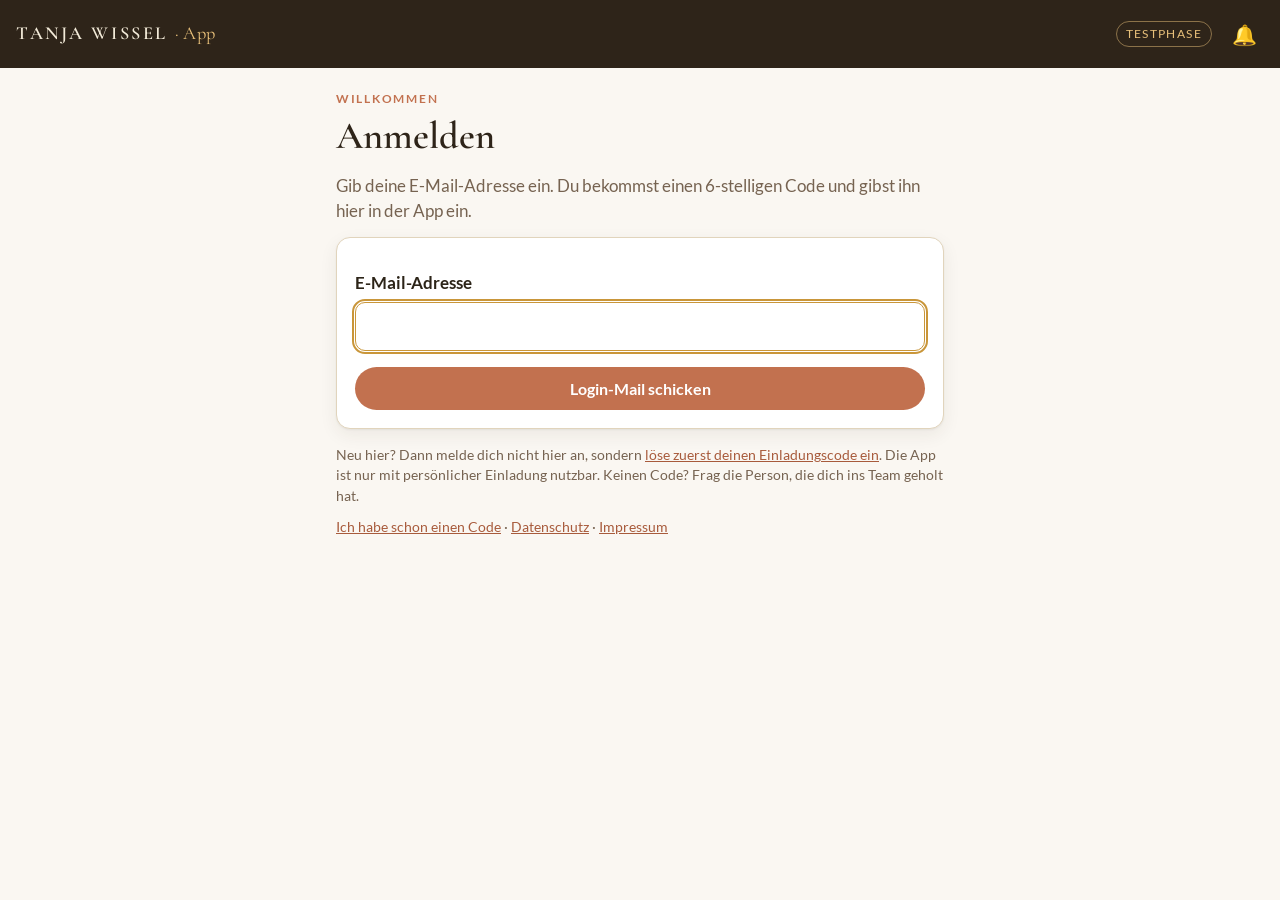
<file: index.html>
<!doctype html>
<html lang="de">
<head>
  <meta charset="utf-8">
  <meta name="viewport" content="width=device-width, initial-scale=1, viewport-fit=cover">
  <meta name="robots" content="noindex, nofollow">
  <meta name="theme-color" content="#2E2419">
  <title>Tanja Wissel · App</title>
  <!-- Echtes Logo als Favicon: Android-Browser ohne App-Installation (z. B. Samsung Internet, Firefox) nehmen es für den Startbildschirm -->
  <link rel="icon" type="image/png" sizes="32x32" href="icons/favicon-32.png">
  <link rel="icon" type="image/png" sizes="192x192" href="icons/icon-192.png">
  <link rel="manifest" href="manifest.webmanifest">
  <link rel="apple-touch-icon" sizes="180x180" href="icons/apple-touch-icon.png">
  <meta name="apple-mobile-web-app-capable" content="yes">
  <meta name="mobile-web-app-capable" content="yes">
  <meta name="apple-mobile-web-app-title" content="Tanja Wissel">
  <meta name="apple-mobile-web-app-status-bar-style" content="black-translucent">
  <link rel="stylesheet" href="fonts/fonts.css">
  <link rel="stylesheet" href="app/styles.css?v=12">
</head>
<body>
  <header class="topbar">
    <div class="brand">TANJA WISSEL <span>· App</span></div>
    <div class="topbar-rechts">
      <span class="proto-badge">Testphase</span>
      <a class="glocke" id="glocke" href="#/nachrichten" aria-label="Nachrichten" hidden><span aria-hidden="true">🔔</span><span class="glocke-zahl" id="glocke-zahl" hidden>0</span></a>
    </div>
  </header>
  <main class="wrap" id="app" aria-live="polite">
    <p class="muted">Einen Moment …</p>
  </main>
  <nav class="tabbar" id="tabbar" aria-label="Hauptnavigation" hidden>
    <a href="#/heute" data-tab="heute"><span aria-hidden="true">☀</span>Heute</a>
    <a href="#/kontakte" data-tab="kontakte"><span aria-hidden="true">👥</span>Kontakte</a>
    <a href="#/kompass" data-tab="kompass"><span aria-hidden="true">🧭</span>Kompass</a>
    <a href="#/team" data-tab="team"><span aria-hidden="true">🤝</span>Team</a>
    <a href="#/profil" data-tab="profil"><span aria-hidden="true">👤</span>Profil</a>
  </nav>
  <div id="modal-root"></div>
  <div id="toast" class="toast" role="status" aria-live="polite"></div>
  <noscript><p class="wrap">Bitte JavaScript einschalten, damit die App funktioniert.</p></noscript>
  <script src="app/vendor/supabase-2.117.2.js"></script>
  <script src="app/config.js?v=5"></script>
  <script src="app/app.js?v=12"></script>
  <script src="app/crm-data.js?v=26"></script>
  <script src="app/kontakt-import.js?v=1"></script>
  <script src="app/crm.js?v=23"></script>
  <script src="app/kompass-data.js?v=7"></script>
  <script src="app/kompass.js?v=8"></script>
  <script src="app/erinnerungen.js?v=6"></script>
  <script src="app/nachrichten.js?v=1"></script>
</body>
</html>
</file>
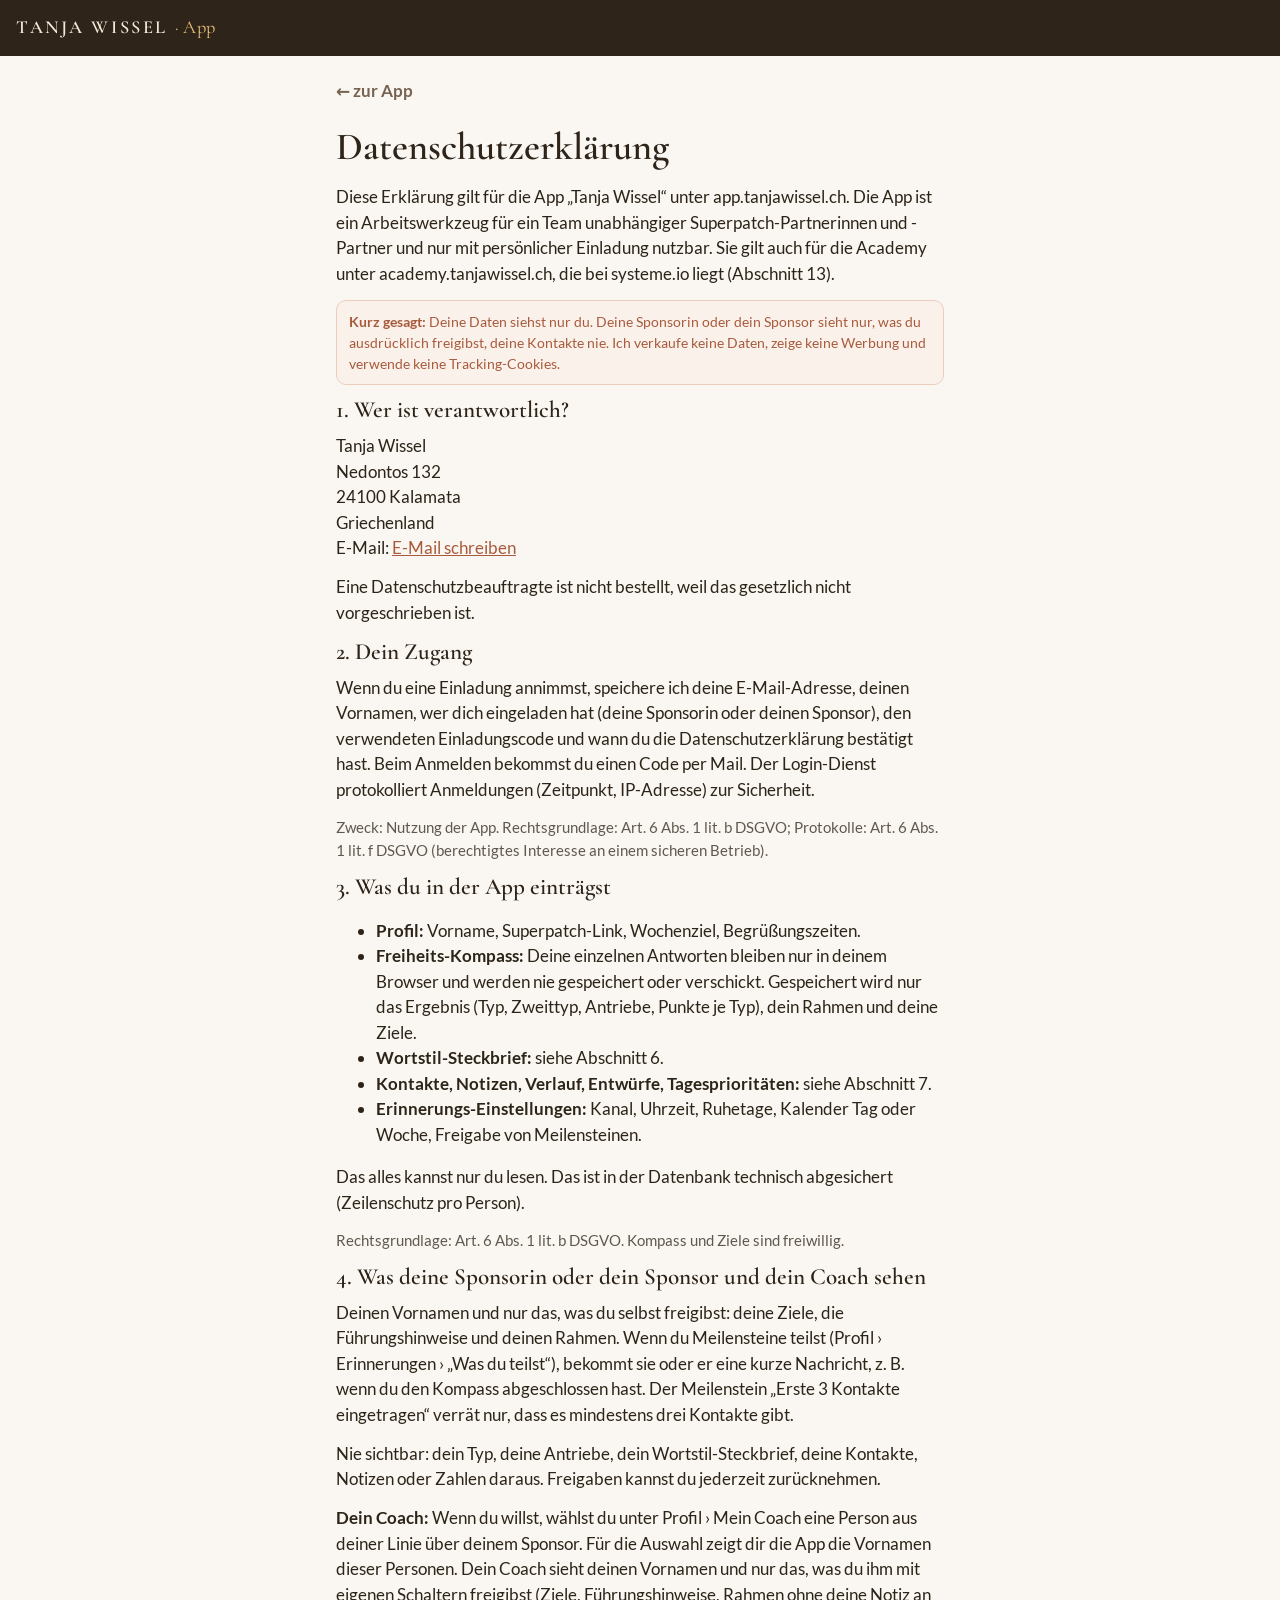
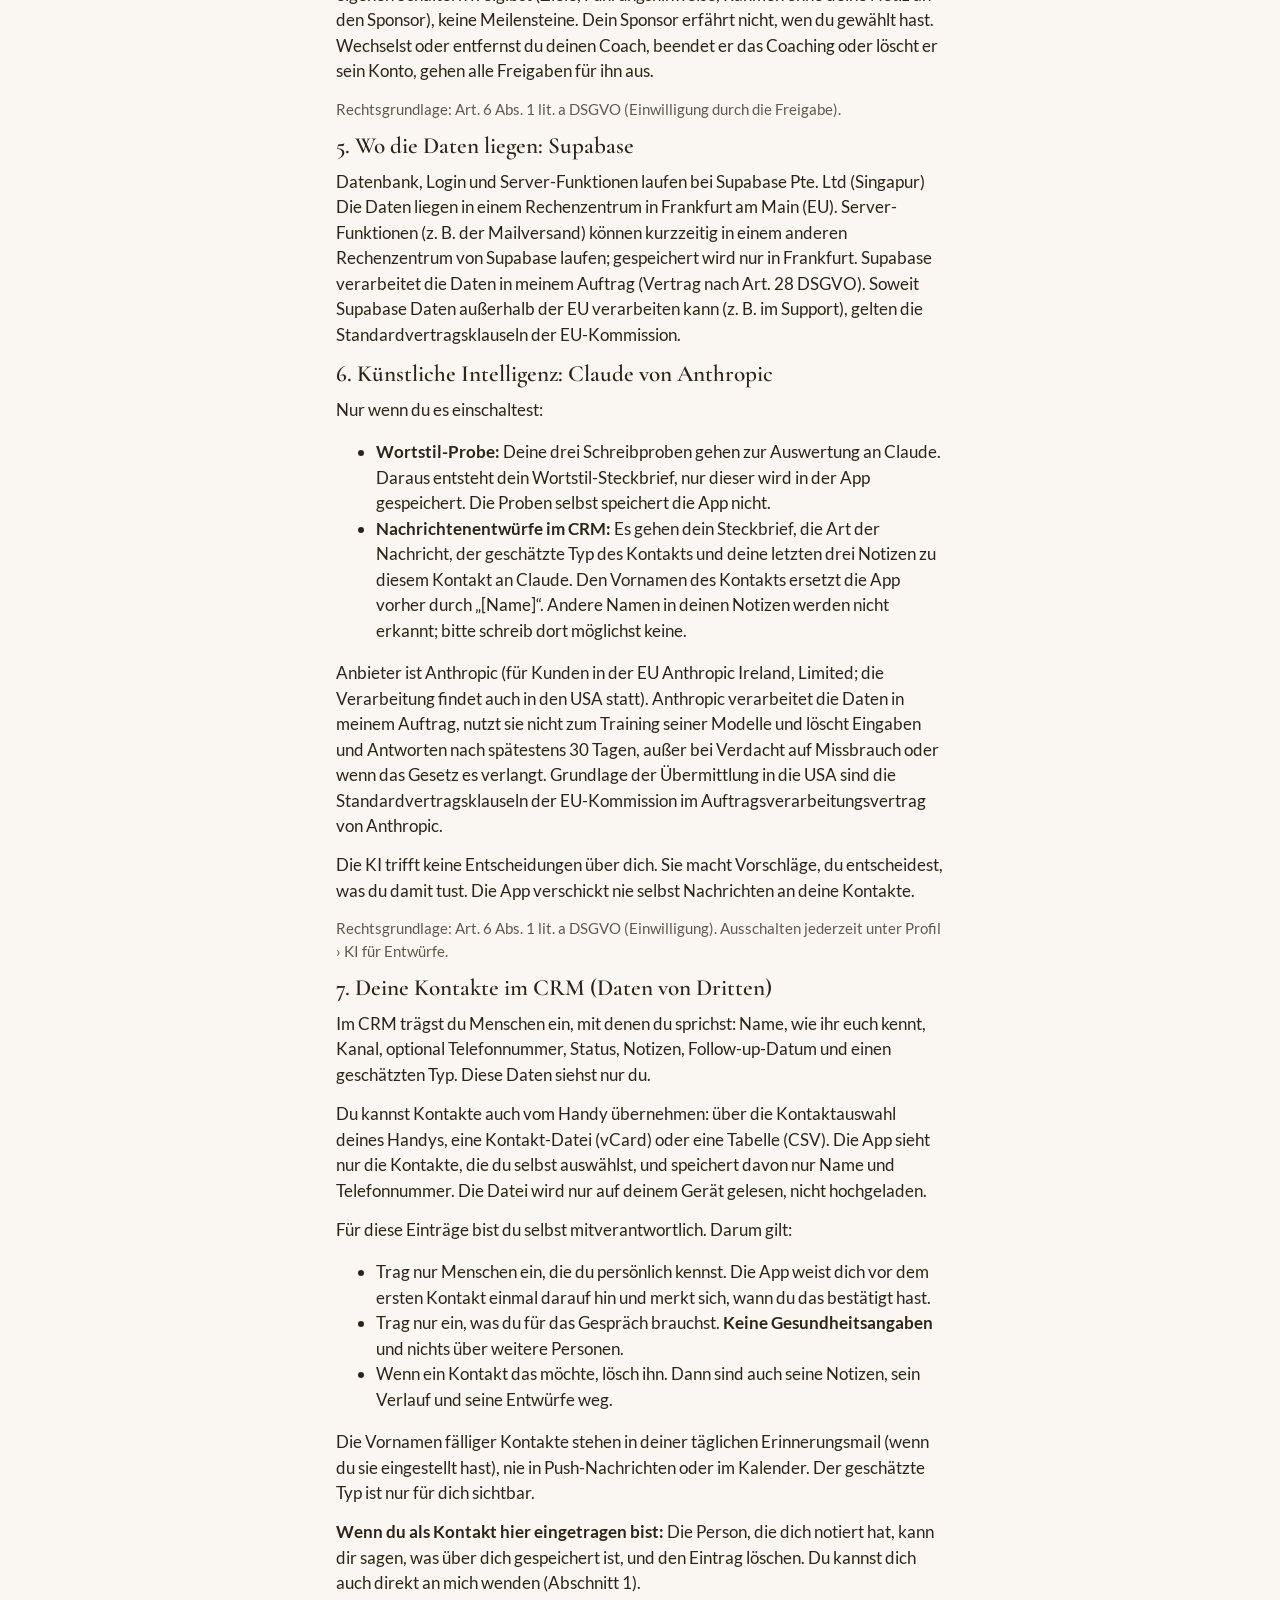
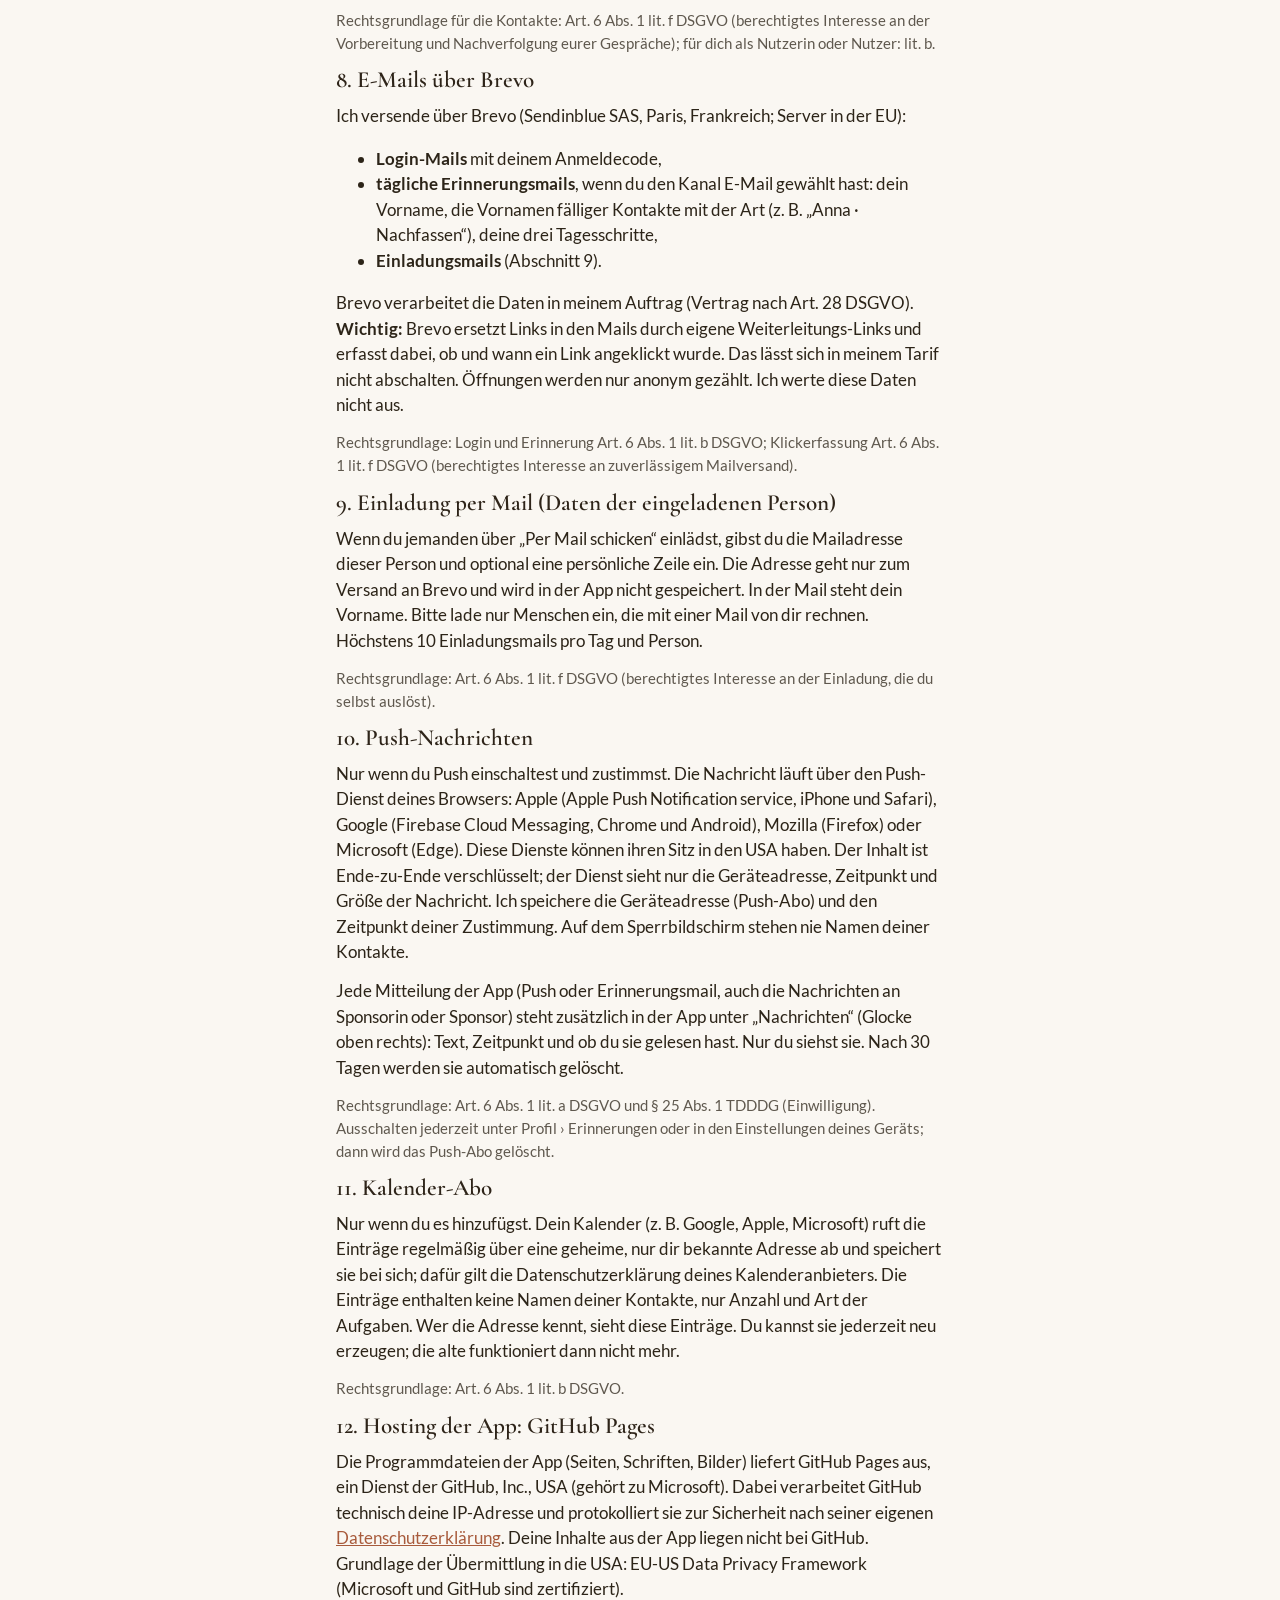
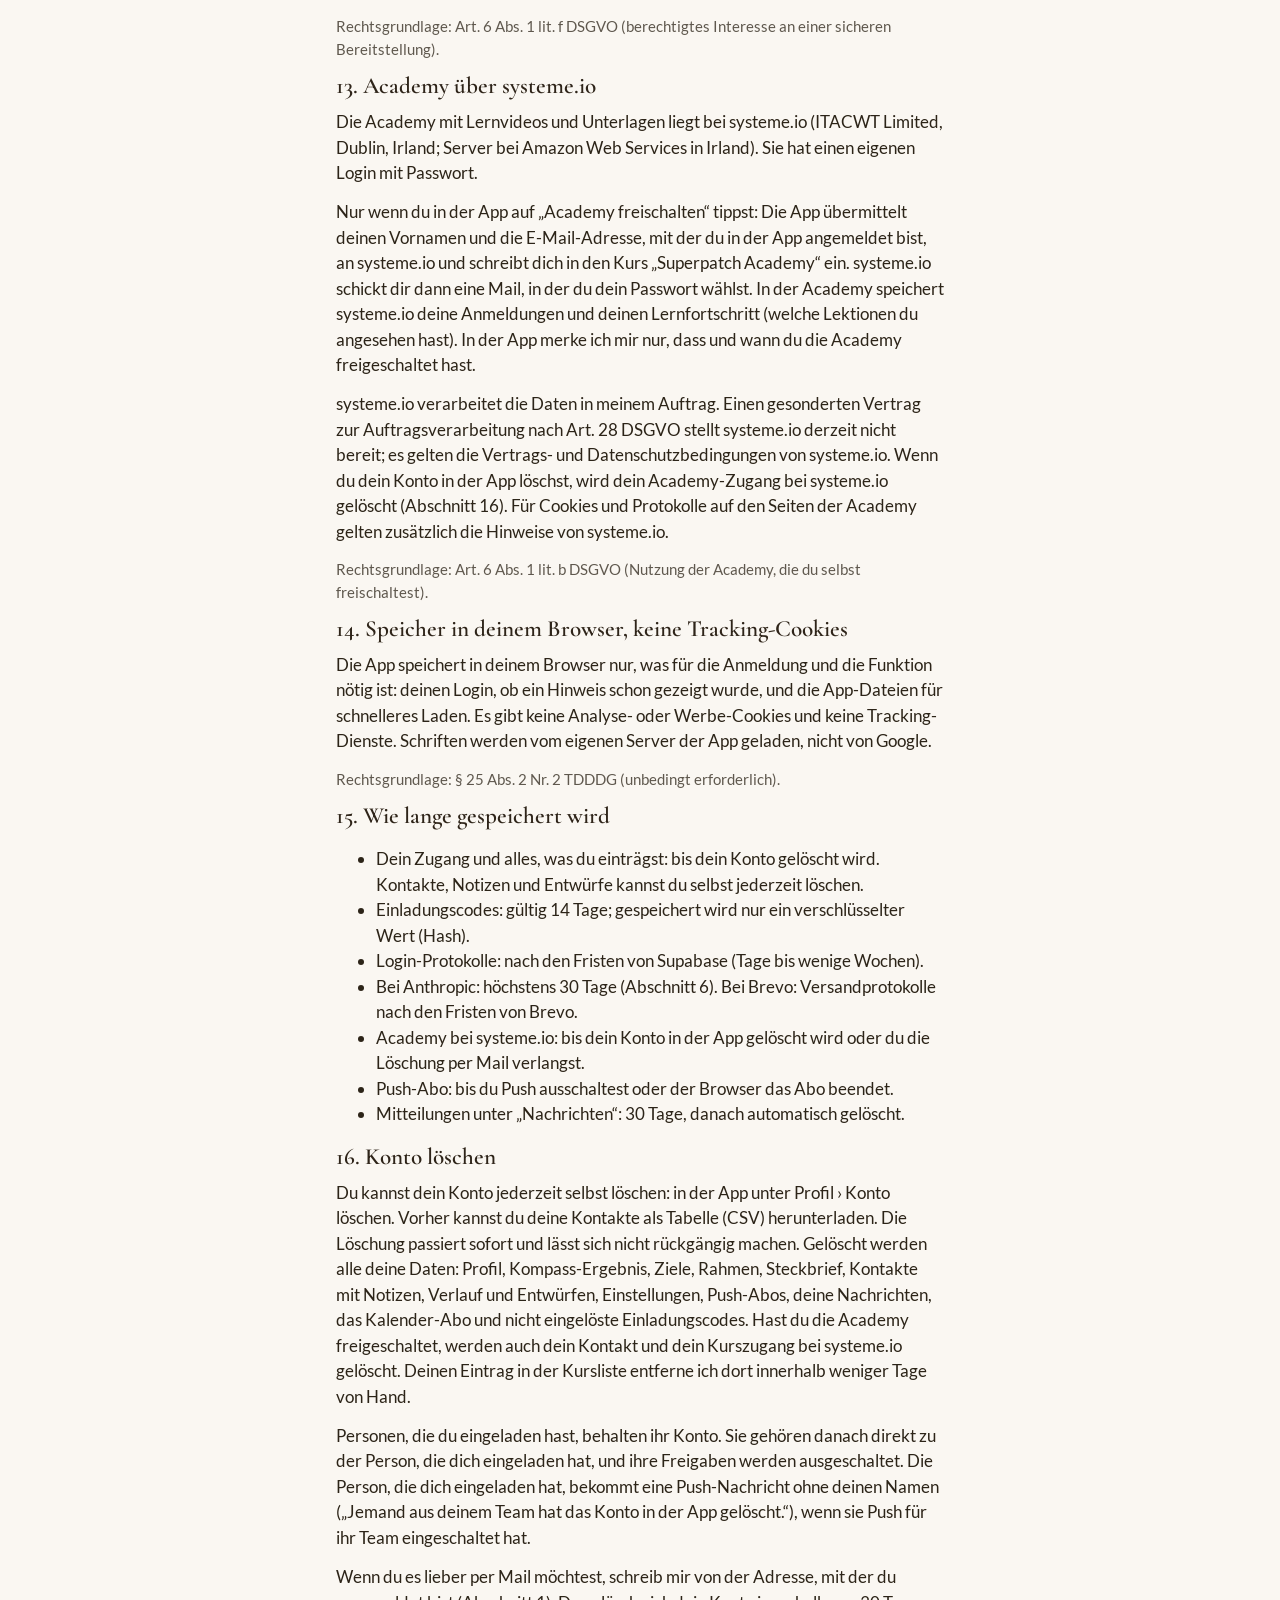
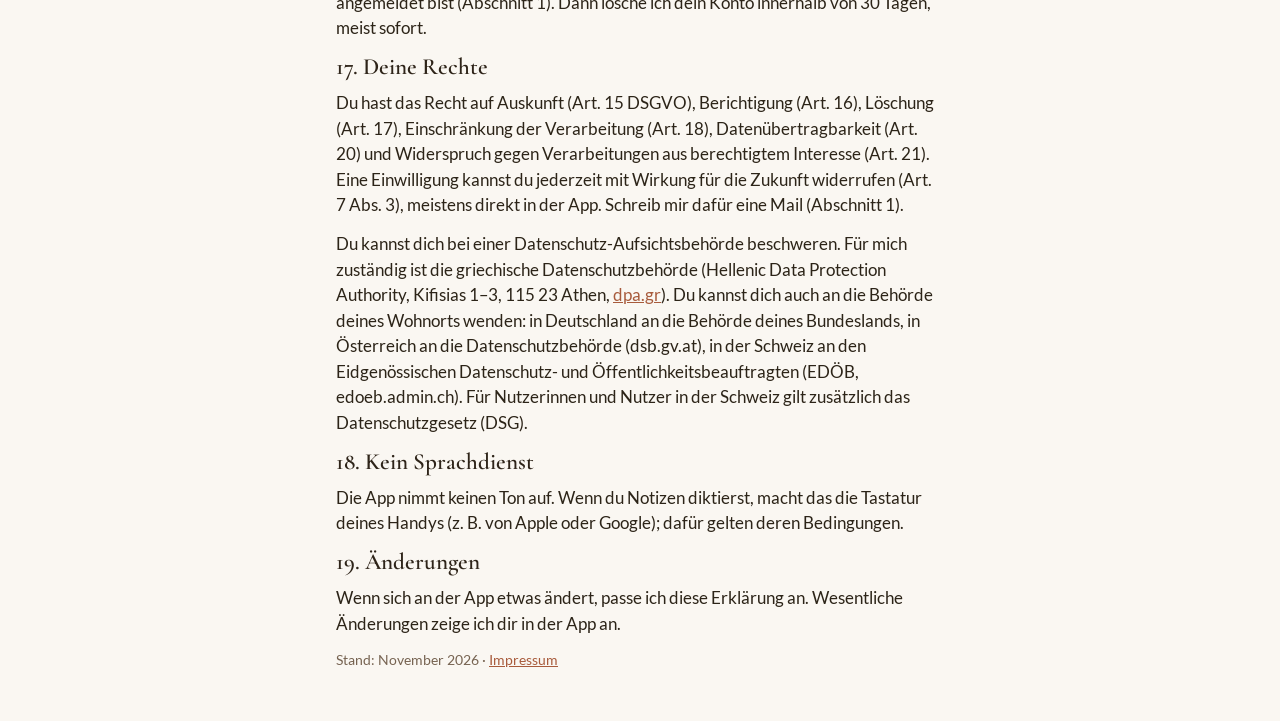
<file: datenschutz.html>
<!doctype html>
<html lang="de">
<head>
  <meta charset="utf-8">
  <meta name="viewport" content="width=device-width, initial-scale=1">
  <meta name="robots" content="noindex, nofollow">
  <title>Datenschutz · Tanja Wissel App</title>
  <link rel="icon" type="image/png" sizes="32x32" href="icons/favicon-32.png">
  <link rel="stylesheet" href="fonts/fonts.css">
  <link rel="stylesheet" href="app/styles.css">
  <style>.rg{opacity:.75;font-size:.9em}</style>
</head>
<body style="padding-bottom:0">
  <header class="topbar">
    <div class="brand">TANJA WISSEL <span>· App</span></div>
  </header>
  <main class="wrap">
    <p><a class="back" href="./">← zur App</a></p>
    <h1>Datenschutzerklärung</h1>
    <p>Diese Erklärung gilt für die App „Tanja Wissel“ unter app.tanjawissel.ch. Die App ist ein Arbeitswerkzeug für ein Team unabhängiger Superpatch-Partnerinnen und -Partner und nur mit persönlicher Einladung nutzbar. Sie gilt auch für die Academy unter academy.tanjawissel.ch, die bei systeme.io liegt (Abschnitt 13).</p>
    <p class="notice warm"><strong>Kurz gesagt:</strong> Deine Daten siehst nur du. Deine Sponsorin oder dein Sponsor sieht nur, was du ausdrücklich freigibst, deine Kontakte nie. Ich verkaufe keine Daten, zeige keine Werbung und verwende keine Tracking-Cookies.</p>

    <h2>1. Wer ist verantwortlich?</h2>
    <p>Tanja Wissel<br>Nedontos 132<br>24100 Kalamata<br>Griechenland<br>
      E-Mail: <a class="cloak" data-u="academy" data-d="tanjawissel.ch" href="#">E-Mail schreiben</a><noscript>academy (at) tanjawissel.ch</noscript></p>
    <p>Eine Datenschutzbeauftragte ist nicht bestellt, weil das gesetzlich nicht vorgeschrieben ist.</p>

    <h2>2. Dein Zugang</h2>
    <p>Wenn du eine Einladung annimmst, speichere ich deine E-Mail-Adresse, deinen Vornamen, wer dich eingeladen hat (deine Sponsorin oder deinen Sponsor), den verwendeten Einladungscode und wann du die Datenschutzerklärung bestätigt hast. Beim Anmelden bekommst du einen Code per Mail. Der Login-Dienst protokolliert Anmeldungen (Zeitpunkt, IP-Adresse) zur Sicherheit.</p>
    <p class="rg">Zweck: Nutzung der App. Rechtsgrundlage: Art. 6 Abs. 1 lit. b DSGVO; Protokolle: Art. 6 Abs. 1 lit. f DSGVO (berechtigtes Interesse an einem sicheren Betrieb).</p>

    <h2>3. Was du in der App einträgst</h2>
    <ul>
      <li><strong>Profil:</strong> Vorname, Superpatch-Link, Wochenziel, Begrüßungszeiten.</li>
      <li><strong>Freiheits-Kompass:</strong> Deine einzelnen Antworten bleiben nur in deinem Browser und werden nie gespeichert oder verschickt. Gespeichert wird nur das Ergebnis (Typ, Zweittyp, Antriebe, Punkte je Typ), dein Rahmen und deine Ziele.</li>
      <li><strong>Wortstil-Steckbrief:</strong> siehe Abschnitt 6.</li>
      <li><strong>Kontakte, Notizen, Verlauf, Entwürfe, Tagesprioritäten:</strong> siehe Abschnitt 7.</li>
      <li><strong>Erinnerungs-Einstellungen:</strong> Kanal, Uhrzeit, Ruhetage, Kalender Tag oder Woche, Freigabe von Meilensteinen.</li>
    </ul>
    <p>Das alles kannst nur du lesen. Das ist in der Datenbank technisch abgesichert (Zeilenschutz pro Person).</p>
    <p class="rg">Rechtsgrundlage: Art. 6 Abs. 1 lit. b DSGVO. Kompass und Ziele sind freiwillig.</p>

    <h2>4. Was deine Sponsorin oder dein Sponsor und dein Coach sehen</h2>
    <p>Deinen Vornamen und nur das, was du selbst freigibst: deine Ziele, die Führungshinweise und deinen Rahmen. Wenn du Meilensteine teilst (Profil › Erinnerungen › „Was du teilst“), bekommt sie oder er eine kurze Nachricht, z. B. wenn du den Kompass abgeschlossen hast. Der Meilenstein „Erste 3 Kontakte eingetragen“ verrät nur, dass es mindestens drei Kontakte gibt.</p>
    <p>Nie sichtbar: dein Typ, deine Antriebe, dein Wortstil-Steckbrief, deine Kontakte, Notizen oder Zahlen daraus. Freigaben kannst du jederzeit zurücknehmen.</p>
    <p><strong>Dein Coach:</strong> Wenn du willst, wählst du unter Profil › Mein Coach eine Person aus deiner Linie über deinem Sponsor. Für die Auswahl zeigt dir die App die Vornamen dieser Personen. Dein Coach sieht deinen Vornamen und nur das, was du ihm mit eigenen Schaltern freigibst (Ziele, Führungshinweise, Rahmen ohne deine Notiz an den Sponsor), keine Meilensteine. Dein Sponsor erfährt nicht, wen du gewählt hast. Wechselst oder entfernst du deinen Coach, beendet er das Coaching oder löscht er sein Konto, gehen alle Freigaben für ihn aus.</p>
    <p class="rg">Rechtsgrundlage: Art. 6 Abs. 1 lit. a DSGVO (Einwilligung durch die Freigabe).</p>

    <h2>5. Wo die Daten liegen: Supabase</h2>
    <p>Datenbank, Login und Server-Funktionen laufen bei Supabase Pte. Ltd (Singapur) Die Daten liegen in einem Rechenzentrum in Frankfurt am Main (EU). Server-Funktionen (z. B. der Mailversand) können kurzzeitig in einem anderen Rechenzentrum von Supabase laufen; gespeichert wird nur in Frankfurt. Supabase verarbeitet die Daten in meinem Auftrag (Vertrag nach Art. 28 DSGVO). Soweit Supabase Daten außerhalb der EU verarbeiten kann (z. B. im Support), gelten die Standardvertragsklauseln der EU-Kommission.</p>

    <h2>6. Künstliche Intelligenz: Claude von Anthropic</h2>
    <p>Nur wenn du es einschaltest:</p>
    <ul>
      <li><strong>Wortstil-Probe:</strong> Deine drei Schreibproben gehen zur Auswertung an Claude. Daraus entsteht dein Wortstil-Steckbrief, nur dieser wird in der App gespeichert. Die Proben selbst speichert die App nicht.</li>
      <li><strong>Nachrichtenentwürfe im CRM:</strong> Es gehen dein Steckbrief, die Art der Nachricht, der geschätzte Typ des Kontakts und deine letzten drei Notizen zu diesem Kontakt an Claude. Den Vornamen des Kontakts ersetzt die App vorher durch „[Name]“. Andere Namen in deinen Notizen werden nicht erkannt; bitte schreib dort möglichst keine.</li>
    </ul>
    <p>Anbieter ist Anthropic (für Kunden in der EU Anthropic Ireland, Limited; die Verarbeitung findet auch in den USA statt). Anthropic verarbeitet die Daten in meinem Auftrag, nutzt sie nicht zum Training seiner Modelle und löscht Eingaben und Antworten nach spätestens 30 Tagen, außer bei Verdacht auf Missbrauch oder wenn das Gesetz es verlangt. Grundlage der Übermittlung in die USA sind die Standardvertragsklauseln der EU-Kommission im Auftragsverarbeitungsvertrag von Anthropic.</p>
    <p>Die KI trifft keine Entscheidungen über dich. Sie macht Vorschläge, du entscheidest, was du damit tust. Die App verschickt nie selbst Nachrichten an deine Kontakte.</p>
    <p class="rg">Rechtsgrundlage: Art. 6 Abs. 1 lit. a DSGVO (Einwilligung). Ausschalten jederzeit unter Profil › KI für Entwürfe.</p>

    <h2>7. Deine Kontakte im CRM (Daten von Dritten)</h2>
    <p>Im CRM trägst du Menschen ein, mit denen du sprichst: Name, wie ihr euch kennt, Kanal, optional Telefonnummer, Status, Notizen, Follow-up-Datum und einen geschätzten Typ. Diese Daten siehst nur du.</p>
    <p>Du kannst Kontakte auch vom Handy übernehmen: über die Kontaktauswahl deines Handys, eine Kontakt-Datei (vCard) oder eine Tabelle (CSV). Die App sieht nur die Kontakte, die du selbst auswählst, und speichert davon nur Name und Telefonnummer. Die Datei wird nur auf deinem Gerät gelesen, nicht hochgeladen.</p>
    <p>Für diese Einträge bist du selbst mitverantwortlich. Darum gilt:</p>
    <ul>
      <li>Trag nur Menschen ein, die du persönlich kennst. Die App weist dich vor dem ersten Kontakt einmal darauf hin und merkt sich, wann du das bestätigt hast.</li>
      <li>Trag nur ein, was du für das Gespräch brauchst. <strong>Keine Gesundheitsangaben</strong> und nichts über weitere Personen.</li>
      <li>Wenn ein Kontakt das möchte, lösch ihn. Dann sind auch seine Notizen, sein Verlauf und seine Entwürfe weg.</li>
    </ul>
    <p>Die Vornamen fälliger Kontakte stehen in deiner täglichen Erinnerungsmail (wenn du sie eingestellt hast), nie in Push-Nachrichten oder im Kalender. Der geschätzte Typ ist nur für dich sichtbar.</p>
    <p><strong>Wenn du als Kontakt hier eingetragen bist:</strong> Die Person, die dich notiert hat, kann dir sagen, was über dich gespeichert ist, und den Eintrag löschen. Du kannst dich auch direkt an mich wenden (Abschnitt 1).</p>
    <p class="rg">Rechtsgrundlage für die Kontakte: Art. 6 Abs. 1 lit. f DSGVO (berechtigtes Interesse an der Vorbereitung und Nachverfolgung eurer Gespräche); für dich als Nutzerin oder Nutzer: lit. b.</p>

    <h2>8. E-Mails über Brevo</h2>
    <p>Ich versende über Brevo (Sendinblue SAS, Paris, Frankreich; Server in der EU):</p>
    <ul>
      <li><strong>Login-Mails</strong> mit deinem Anmeldecode,</li>
      <li><strong>tägliche Erinnerungsmails</strong>, wenn du den Kanal E-Mail gewählt hast: dein Vorname, die Vornamen fälliger Kontakte mit der Art (z. B. „Anna · Nachfassen“), deine drei Tagesschritte,</li>
      <li><strong>Einladungsmails</strong> (Abschnitt 9).</li>
    </ul>
    <p>Brevo verarbeitet die Daten in meinem Auftrag (Vertrag nach Art. 28 DSGVO). <strong>Wichtig:</strong> Brevo ersetzt Links in den Mails durch eigene Weiterleitungs-Links und erfasst dabei, ob und wann ein Link angeklickt wurde. Das lässt sich in meinem Tarif nicht abschalten. Öffnungen werden nur anonym gezählt. Ich werte diese Daten nicht aus.</p>
    <p class="rg">Rechtsgrundlage: Login und Erinnerung Art. 6 Abs. 1 lit. b DSGVO; Klickerfassung Art. 6 Abs. 1 lit. f DSGVO (berechtigtes Interesse an zuverlässigem Mailversand).</p>

    <h2>9. Einladung per Mail (Daten der eingeladenen Person)</h2>
    <p>Wenn du jemanden über „Per Mail schicken“ einlädst, gibst du die Mailadresse dieser Person und optional eine persönliche Zeile ein. Die Adresse geht nur zum Versand an Brevo und wird in der App nicht gespeichert. In der Mail steht dein Vorname. Bitte lade nur Menschen ein, die mit einer Mail von dir rechnen. Höchstens 10 Einladungsmails pro Tag und Person.</p>
    <p class="rg">Rechtsgrundlage: Art. 6 Abs. 1 lit. f DSGVO (berechtigtes Interesse an der Einladung, die du selbst auslöst).</p>

    <h2>10. Push-Nachrichten</h2>
    <p>Nur wenn du Push einschaltest und zustimmst. Die Nachricht läuft über den Push-Dienst deines Browsers: Apple (Apple Push Notification service, iPhone und Safari), Google (Firebase Cloud Messaging, Chrome und Android), Mozilla (Firefox) oder Microsoft (Edge). Diese Dienste können ihren Sitz in den USA haben. Der Inhalt ist Ende-zu-Ende verschlüsselt; der Dienst sieht nur die Geräteadresse, Zeitpunkt und Größe der Nachricht. Ich speichere die Geräteadresse (Push-Abo) und den Zeitpunkt deiner Zustimmung. Auf dem Sperrbildschirm stehen nie Namen deiner Kontakte.</p>
    <p>Jede Mitteilung der App (Push oder Erinnerungsmail, auch die Nachrichten an Sponsorin oder Sponsor) steht zusätzlich in der App unter „Nachrichten“ (Glocke oben rechts): Text, Zeitpunkt und ob du sie gelesen hast. Nur du siehst sie. Nach 30 Tagen werden sie automatisch gelöscht.</p>
    <p class="rg">Rechtsgrundlage: Art. 6 Abs. 1 lit. a DSGVO und § 25 Abs. 1 TDDDG (Einwilligung). Ausschalten jederzeit unter Profil › Erinnerungen oder in den Einstellungen deines Geräts; dann wird das Push-Abo gelöscht.</p>

    <h2>11. Kalender-Abo</h2>
    <p>Nur wenn du es hinzufügst. Dein Kalender (z. B. Google, Apple, Microsoft) ruft die Einträge regelmäßig über eine geheime, nur dir bekannte Adresse ab und speichert sie bei sich; dafür gilt die Datenschutzerklärung deines Kalenderanbieters. Die Einträge enthalten keine Namen deiner Kontakte, nur Anzahl und Art der Aufgaben. Wer die Adresse kennt, sieht diese Einträge. Du kannst sie jederzeit neu erzeugen; die alte funktioniert dann nicht mehr.</p>
    <p class="rg">Rechtsgrundlage: Art. 6 Abs. 1 lit. b DSGVO.</p>

    <h2>12. Hosting der App: GitHub Pages</h2>
    <p>Die Programmdateien der App (Seiten, Schriften, Bilder) liefert GitHub Pages aus, ein Dienst der GitHub, Inc., USA (gehört zu Microsoft). Dabei verarbeitet GitHub technisch deine IP-Adresse und protokolliert sie zur Sicherheit nach seiner eigenen <a href="https://docs.github.com/de/site-policy/privacy-policies/github-general-privacy-statement" target="_blank" rel="noopener">Datenschutzerklärung</a>. Deine Inhalte aus der App liegen nicht bei GitHub. Grundlage der Übermittlung in die USA: EU-US Data Privacy Framework (Microsoft und GitHub sind zertifiziert).</p>
    <p class="rg">Rechtsgrundlage: Art. 6 Abs. 1 lit. f DSGVO (berechtigtes Interesse an einer sicheren Bereitstellung).</p>

    <h2>13. Academy über systeme.io</h2>
    <p>Die Academy mit Lernvideos und Unterlagen liegt bei systeme.io (ITACWT Limited, Dublin, Irland; Server bei Amazon Web Services in Irland). Sie hat einen eigenen Login mit Passwort.</p>
    <p>Nur wenn du in der App auf „Academy freischalten“ tippst: Die App übermittelt deinen Vornamen und die E-Mail-Adresse, mit der du in der App angemeldet bist, an systeme.io und schreibt dich in den Kurs „Superpatch Academy“ ein. systeme.io schickt dir dann eine Mail, in der du dein Passwort wählst. In der Academy speichert systeme.io deine Anmeldungen und deinen Lernfortschritt (welche Lektionen du angesehen hast). In der App merke ich mir nur, dass und wann du die Academy freigeschaltet hast.</p>
    <p>systeme.io verarbeitet die Daten in meinem Auftrag. Einen gesonderten Vertrag zur Auftragsverarbeitung nach Art. 28 DSGVO stellt systeme.io derzeit nicht bereit; es gelten die Vertrags- und Datenschutzbedingungen von systeme.io. Wenn du dein Konto in der App löschst, wird dein Academy-Zugang bei systeme.io gelöscht (Abschnitt 16). Für Cookies und Protokolle auf den Seiten der Academy gelten zusätzlich die Hinweise von systeme.io.</p>
    <p class="rg">Rechtsgrundlage: Art. 6 Abs. 1 lit. b DSGVO (Nutzung der Academy, die du selbst freischaltest).</p>

    <h2>14. Speicher in deinem Browser, keine Tracking-Cookies</h2>
    <p>Die App speichert in deinem Browser nur, was für die Anmeldung und die Funktion nötig ist: deinen Login, ob ein Hinweis schon gezeigt wurde, und die App-Dateien für schnelleres Laden. Es gibt keine Analyse- oder Werbe-Cookies und keine Tracking-Dienste. Schriften werden vom eigenen Server der App geladen, nicht von Google.</p>
    <p class="rg">Rechtsgrundlage: § 25 Abs. 2 Nr. 2 TDDDG (unbedingt erforderlich).</p>

    <h2>15. Wie lange gespeichert wird</h2>
    <ul>
      <li>Dein Zugang und alles, was du einträgst: bis dein Konto gelöscht wird. Kontakte, Notizen und Entwürfe kannst du selbst jederzeit löschen.</li>
      <li>Einladungscodes: gültig 14 Tage; gespeichert wird nur ein verschlüsselter Wert (Hash).</li>
      <li>Login-Protokolle: nach den Fristen von Supabase (Tage bis wenige Wochen).</li>
      <li>Bei Anthropic: höchstens 30 Tage (Abschnitt 6). Bei Brevo: Versandprotokolle nach den Fristen von Brevo.</li>
      <li>Academy bei systeme.io: bis dein Konto in der App gelöscht wird oder du die Löschung per Mail verlangst.</li>
      <li>Push-Abo: bis du Push ausschaltest oder der Browser das Abo beendet.</li>
      <li>Mitteilungen unter „Nachrichten“: 30 Tage, danach automatisch gelöscht.</li>
    </ul>

    <h2>16. Konto löschen</h2>
    <p>Du kannst dein Konto jederzeit selbst löschen: in der App unter Profil › Konto löschen. Vorher kannst du deine Kontakte als Tabelle (CSV) herunterladen. Die Löschung passiert sofort und lässt sich nicht rückgängig machen. Gelöscht werden alle deine Daten: Profil, Kompass-Ergebnis, Ziele, Rahmen, Steckbrief, Kontakte mit Notizen, Verlauf und Entwürfen, Einstellungen, Push-Abos, deine Nachrichten, das Kalender-Abo und nicht eingelöste Einladungscodes. Hast du die Academy freigeschaltet, werden auch dein Kontakt und dein Kurszugang bei systeme.io gelöscht. Deinen Eintrag in der Kursliste entferne ich dort innerhalb weniger Tage von Hand.</p>
    <p>Personen, die du eingeladen hast, behalten ihr Konto. Sie gehören danach direkt zu der Person, die dich eingeladen hat, und ihre Freigaben werden ausgeschaltet. Die Person, die dich eingeladen hat, bekommt eine Push-Nachricht ohne deinen Namen („Jemand aus deinem Team hat das Konto in der App gelöscht.“), wenn sie Push für ihr Team eingeschaltet hat.</p>
    <p>Wenn du es lieber per Mail möchtest, schreib mir von der Adresse, mit der du angemeldet bist (Abschnitt 1). Dann lösche ich dein Konto innerhalb von 30 Tagen, meist sofort.</p>

    <h2>17. Deine Rechte</h2>
    <p>Du hast das Recht auf Auskunft (Art. 15 DSGVO), Berichtigung (Art. 16), Löschung (Art. 17), Einschränkung der Verarbeitung (Art. 18), Datenübertragbarkeit (Art. 20) und Widerspruch gegen Verarbeitungen aus berechtigtem Interesse (Art. 21). Eine Einwilligung kannst du jederzeit mit Wirkung für die Zukunft widerrufen (Art. 7 Abs. 3), meistens direkt in der App. Schreib mir dafür eine Mail (Abschnitt 1).</p>
    <p>Du kannst dich bei einer Datenschutz-Aufsichtsbehörde beschweren. Für mich zuständig ist die griechische Datenschutzbehörde (Hellenic Data Protection Authority, Kifisias 1–3, 115 23 Athen, <a href="https://www.dpa.gr" target="_blank" rel="noopener">dpa.gr</a>). Du kannst dich auch an die Behörde deines Wohnorts wenden: in Deutschland an die Behörde deines Bundeslands, in Österreich an die Datenschutzbehörde (dsb.gv.at), in der Schweiz an den Eidgenössischen Datenschutz- und Öffentlichkeitsbeauftragten (EDÖB, edoeb.admin.ch). Für Nutzerinnen und Nutzer in der Schweiz gilt zusätzlich das Datenschutzgesetz (DSG).</p>

    <h2>18. Kein Sprachdienst</h2>
    <p>Die App nimmt keinen Ton auf. Wenn du Notizen diktierst, macht das die Tastatur deines Handys (z. B. von Apple oder Google); dafür gelten deren Bedingungen.</p>

    <h2>19. Änderungen</h2>
    <p>Wenn sich an der App etwas ändert, passe ich diese Erklärung an. Wesentliche Änderungen zeige ich dir in der App an.</p>

    <p class="muted small">Stand: November 2026 · <a href="impressum.html">Impressum</a></p>
  </main>
  <script>
    document.querySelectorAll('a.cloak').forEach(function (a) {
      a.addEventListener('click', function (e) {
        e.preventDefault();
        location.href = 'mailto:' + a.getAttribute('data-u') + String.fromCharCode(64) + a.getAttribute('data-d');
      });
    });
  </script>
</body>
</html>
</file>
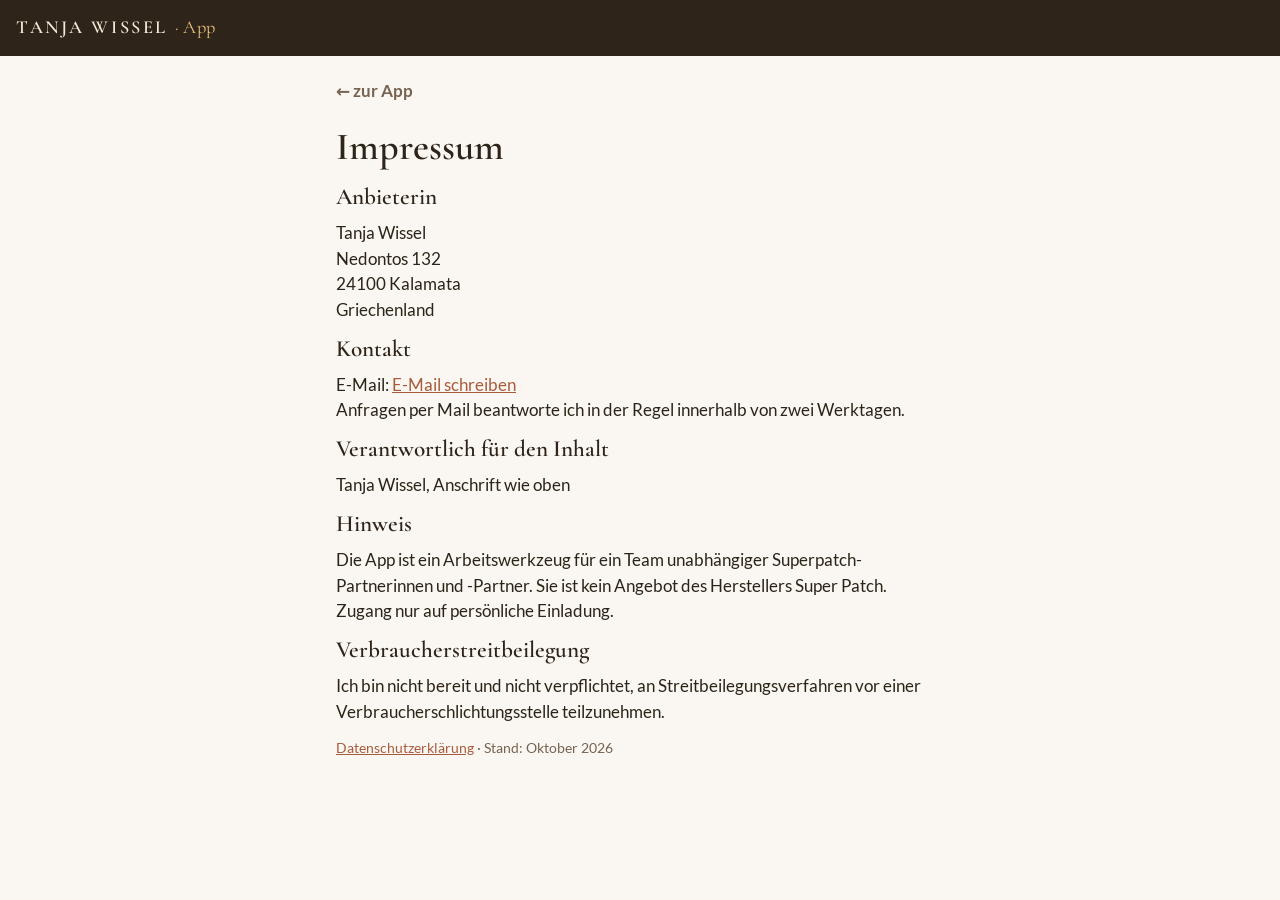
<file: impressum.html>
<!doctype html>
<html lang="de">
<head>
  <meta charset="utf-8">
  <meta name="viewport" content="width=device-width, initial-scale=1">
  <meta name="robots" content="noindex, nofollow">
  <title>Impressum · Tanja Wissel App</title>
  <link rel="icon" type="image/png" sizes="32x32" href="icons/favicon-32.png">
  <link rel="stylesheet" href="fonts/fonts.css">
  <link rel="stylesheet" href="app/styles.css">
</head>
<body style="padding-bottom:0">
  <header class="topbar">
    <div class="brand">TANJA WISSEL <span>· App</span></div>
  </header>
  <main class="wrap">
    <p><a class="back" href="./">← zur App</a></p>
    <h1>Impressum</h1>

    <h2>Anbieterin</h2>
    <p>Tanja Wissel<br>Nedontos 132<br>24100 Kalamata<br>Griechenland</p>

    <h2>Kontakt</h2>
    <p>E-Mail: <a class="cloak" data-u="academy" data-d="tanjawissel.ch" href="#">E-Mail schreiben</a><noscript>academy (at) tanjawissel.ch</noscript><br>
      Anfragen per Mail beantworte ich in der Regel innerhalb von zwei Werktagen.</p>

    <h2>Verantwortlich für den Inhalt</h2>
    <p>Tanja Wissel, Anschrift wie oben</p>

    <h2>Hinweis</h2>
    <p>Die App ist ein Arbeitswerkzeug für ein Team unabhängiger Superpatch-Partnerinnen und -Partner. Sie ist kein Angebot des Herstellers Super Patch. Zugang nur auf persönliche Einladung.</p>

    <h2>Verbraucherstreitbeilegung</h2>
    <p>Ich bin nicht bereit und nicht verpflichtet, an Streitbeilegungsverfahren vor einer Verbraucherschlichtungsstelle teilzunehmen.</p>

    <p class="muted small"><a href="datenschutz.html">Datenschutzerklärung</a> · Stand: Oktober 2026</p>
  </main>
  <script>
    document.querySelectorAll('a.cloak').forEach(function (a) {
      a.addEventListener('click', function (e) {
        e.preventDefault();
        location.href = 'mailto:' + a.getAttribute('data-u') + String.fromCharCode(64) + a.getAttribute('data-d');
      });
    });
  </script>
</body>
</html>
</file>
<file: fonts/fonts.css>
/* Lokal eingebundene Schriften — ersetzt Google Fonts CDN.
   Quelle: Google Fonts (Cormorant Garamond, Lato), Subsets latin + latin-ext.
   Neu erzeugen: siehe fonts/README.md */

/* Cormorant Garamond 400 italic — latin-ext */
@font-face {
  font-family: 'Cormorant Garamond';
  font-style: italic;
  font-weight: 400;
  font-display: swap;
  src: url(./cormorant-garamond-400-italic-latin-ext.woff2) format('woff2');
  unicode-range: U+0100-02BA, U+02BD-02C5, U+02C7-02CC, U+02CE-02D7, U+02DD-02FF, U+0304, U+0308, U+0329, U+1D00-1DBF, U+1E00-1E9F, U+1EF2-1EFF, U+2020, U+20A0-20AB, U+20AD-20C0, U+2113, U+2C60-2C7F, U+A720-A7FF;
}

/* Cormorant Garamond 400 italic — latin */
@font-face {
  font-family: 'Cormorant Garamond';
  font-style: italic;
  font-weight: 400;
  font-display: swap;
  src: url(./cormorant-garamond-400-italic-latin.woff2) format('woff2');
  unicode-range: U+0000-00FF, U+0131, U+0152-0153, U+02BB-02BC, U+02C6, U+02DA, U+02DC, U+0304, U+0308, U+0329, U+2000-206F, U+20AC, U+2122, U+2191, U+2193, U+2212, U+2215, U+FEFF, U+FFFD;
}

/* Cormorant Garamond 500 italic — latin-ext */
@font-face {
  font-family: 'Cormorant Garamond';
  font-style: italic;
  font-weight: 500;
  font-display: swap;
  src: url(./cormorant-garamond-500-italic-latin-ext.woff2) format('woff2');
  unicode-range: U+0100-02BA, U+02BD-02C5, U+02C7-02CC, U+02CE-02D7, U+02DD-02FF, U+0304, U+0308, U+0329, U+1D00-1DBF, U+1E00-1E9F, U+1EF2-1EFF, U+2020, U+20A0-20AB, U+20AD-20C0, U+2113, U+2C60-2C7F, U+A720-A7FF;
}

/* Cormorant Garamond 500 italic — latin */
@font-face {
  font-family: 'Cormorant Garamond';
  font-style: italic;
  font-weight: 500;
  font-display: swap;
  src: url(./cormorant-garamond-500-italic-latin.woff2) format('woff2');
  unicode-range: U+0000-00FF, U+0131, U+0152-0153, U+02BB-02BC, U+02C6, U+02DA, U+02DC, U+0304, U+0308, U+0329, U+2000-206F, U+20AC, U+2122, U+2191, U+2193, U+2212, U+2215, U+FEFF, U+FFFD;
}

/* Cormorant Garamond 400 normal — latin-ext */
@font-face {
  font-family: 'Cormorant Garamond';
  font-style: normal;
  font-weight: 400;
  font-display: swap;
  src: url(./cormorant-garamond-400-normal-latin-ext.woff2) format('woff2');
  unicode-range: U+0100-02BA, U+02BD-02C5, U+02C7-02CC, U+02CE-02D7, U+02DD-02FF, U+0304, U+0308, U+0329, U+1D00-1DBF, U+1E00-1E9F, U+1EF2-1EFF, U+2020, U+20A0-20AB, U+20AD-20C0, U+2113, U+2C60-2C7F, U+A720-A7FF;
}

/* Cormorant Garamond 400 normal — latin */
@font-face {
  font-family: 'Cormorant Garamond';
  font-style: normal;
  font-weight: 400;
  font-display: swap;
  src: url(./cormorant-garamond-400-normal-latin.woff2) format('woff2');
  unicode-range: U+0000-00FF, U+0131, U+0152-0153, U+02BB-02BC, U+02C6, U+02DA, U+02DC, U+0304, U+0308, U+0329, U+2000-206F, U+20AC, U+2122, U+2191, U+2193, U+2212, U+2215, U+FEFF, U+FFFD;
}

/* Cormorant Garamond 500 normal — latin-ext */
@font-face {
  font-family: 'Cormorant Garamond';
  font-style: normal;
  font-weight: 500;
  font-display: swap;
  src: url(./cormorant-garamond-500-normal-latin-ext.woff2) format('woff2');
  unicode-range: U+0100-02BA, U+02BD-02C5, U+02C7-02CC, U+02CE-02D7, U+02DD-02FF, U+0304, U+0308, U+0329, U+1D00-1DBF, U+1E00-1E9F, U+1EF2-1EFF, U+2020, U+20A0-20AB, U+20AD-20C0, U+2113, U+2C60-2C7F, U+A720-A7FF;
}

/* Cormorant Garamond 500 normal — latin */
@font-face {
  font-family: 'Cormorant Garamond';
  font-style: normal;
  font-weight: 500;
  font-display: swap;
  src: url(./cormorant-garamond-500-normal-latin.woff2) format('woff2');
  unicode-range: U+0000-00FF, U+0131, U+0152-0153, U+02BB-02BC, U+02C6, U+02DA, U+02DC, U+0304, U+0308, U+0329, U+2000-206F, U+20AC, U+2122, U+2191, U+2193, U+2212, U+2215, U+FEFF, U+FFFD;
}

/* Cormorant Garamond 600 normal — latin-ext */
@font-face {
  font-family: 'Cormorant Garamond';
  font-style: normal;
  font-weight: 600;
  font-display: swap;
  src: url(./cormorant-garamond-600-normal-latin-ext.woff2) format('woff2');
  unicode-range: U+0100-02BA, U+02BD-02C5, U+02C7-02CC, U+02CE-02D7, U+02DD-02FF, U+0304, U+0308, U+0329, U+1D00-1DBF, U+1E00-1E9F, U+1EF2-1EFF, U+2020, U+20A0-20AB, U+20AD-20C0, U+2113, U+2C60-2C7F, U+A720-A7FF;
}

/* Cormorant Garamond 600 normal — latin */
@font-face {
  font-family: 'Cormorant Garamond';
  font-style: normal;
  font-weight: 600;
  font-display: swap;
  src: url(./cormorant-garamond-600-normal-latin.woff2) format('woff2');
  unicode-range: U+0000-00FF, U+0131, U+0152-0153, U+02BB-02BC, U+02C6, U+02DA, U+02DC, U+0304, U+0308, U+0329, U+2000-206F, U+20AC, U+2122, U+2191, U+2193, U+2212, U+2215, U+FEFF, U+FFFD;
}

/* Lato 300 normal — latin-ext */
@font-face {
  font-family: 'Lato';
  font-style: normal;
  font-weight: 300;
  font-display: swap;
  src: url(./lato-300-normal-latin-ext.woff2) format('woff2');
  unicode-range: U+0100-02BA, U+02BD-02C5, U+02C7-02CC, U+02CE-02D7, U+02DD-02FF, U+0304, U+0308, U+0329, U+1D00-1DBF, U+1E00-1E9F, U+1EF2-1EFF, U+2020, U+20A0-20AB, U+20AD-20C0, U+2113, U+2C60-2C7F, U+A720-A7FF;
}

/* Lato 300 normal — latin */
@font-face {
  font-family: 'Lato';
  font-style: normal;
  font-weight: 300;
  font-display: swap;
  src: url(./lato-300-normal-latin.woff2) format('woff2');
  unicode-range: U+0000-00FF, U+0131, U+0152-0153, U+02BB-02BC, U+02C6, U+02DA, U+02DC, U+0304, U+0308, U+0329, U+2000-206F, U+20AC, U+2122, U+2191, U+2193, U+2212, U+2215, U+FEFF, U+FFFD;
}

/* Lato 400 normal — latin-ext */
@font-face {
  font-family: 'Lato';
  font-style: normal;
  font-weight: 400;
  font-display: swap;
  src: url(./lato-400-normal-latin-ext.woff2) format('woff2');
  unicode-range: U+0100-02BA, U+02BD-02C5, U+02C7-02CC, U+02CE-02D7, U+02DD-02FF, U+0304, U+0308, U+0329, U+1D00-1DBF, U+1E00-1E9F, U+1EF2-1EFF, U+2020, U+20A0-20AB, U+20AD-20C0, U+2113, U+2C60-2C7F, U+A720-A7FF;
}

/* Lato 400 normal — latin */
@font-face {
  font-family: 'Lato';
  font-style: normal;
  font-weight: 400;
  font-display: swap;
  src: url(./lato-400-normal-latin.woff2) format('woff2');
  unicode-range: U+0000-00FF, U+0131, U+0152-0153, U+02BB-02BC, U+02C6, U+02DA, U+02DC, U+0304, U+0308, U+0329, U+2000-206F, U+20AC, U+2122, U+2191, U+2193, U+2212, U+2215, U+FEFF, U+FFFD;
}

/* Lato 700 normal — latin-ext */
@font-face {
  font-family: 'Lato';
  font-style: normal;
  font-weight: 700;
  font-display: swap;
  src: url(./lato-700-normal-latin-ext.woff2) format('woff2');
  unicode-range: U+0100-02BA, U+02BD-02C5, U+02C7-02CC, U+02CE-02D7, U+02DD-02FF, U+0304, U+0308, U+0329, U+1D00-1DBF, U+1E00-1E9F, U+1EF2-1EFF, U+2020, U+20A0-20AB, U+20AD-20C0, U+2113, U+2C60-2C7F, U+A720-A7FF;
}

/* Lato 700 normal — latin */
@font-face {
  font-family: 'Lato';
  font-style: normal;
  font-weight: 700;
  font-display: swap;
  src: url(./lato-700-normal-latin.woff2) format('woff2');
  unicode-range: U+0000-00FF, U+0131, U+0152-0153, U+02BB-02BC, U+02C6, U+02DA, U+02DC, U+0304, U+0308, U+0329, U+2000-206F, U+20AC, U+2122, U+2191, U+2193, U+2212, U+2215, U+FEFF, U+FFFD;
}
</file>
<file: app/styles.css>
/* App Tanja Wissel. Stil übernommen aus dem Prototyp CRM (Creme/Sand/Terrakotta), Ergänzungen am Ende. */
/* Bewusst nur helles Markendesign; Farben sind überall explizit gesetzt. */
:root {
  color-scheme: light;
  --creme: #FAF7F2;
  --sand: #F2EAD8;
  --sand-deep: #EADFC6;
  --gold: #C9963A;
  --gold-soft: #E8C07A;
  --terra: #C2714F;
  --terra-deep: #A85B3C;
  --olive: #6B7C4A;
  --bark: #2E2419;
  --ink: #2C2418;
  --ink-muted: #766351;
  --line: #E1D4BC;
  --surface: #FFFFFF;
  --shadow: 0 1px 2px rgba(59,44,26,.06), 0 6px 18px rgba(59,44,26,.07);
  --radius: 14px;
  --serif: 'Cormorant Garamond', Georgia, serif;
  --sans: 'Lato', system-ui, -apple-system, 'Segoe UI', sans-serif;
  --tabbar-h: 64px;
}

* { box-sizing: border-box; }
html { -webkit-text-size-adjust: 100%; }
body {
  margin: 0;
  background: var(--creme);
  color: var(--ink);
  font: 400 17px/1.5 var(--sans);
  padding-bottom: calc(var(--tabbar-h) + env(safe-area-inset-bottom, 0px));
}

/* Kopf */
.topbar {
  display: flex; align-items: center; justify-content: space-between;
  padding-block: 14px;
  padding-left: max(16px, env(safe-area-inset-left, 0px));
  padding-right: max(16px, env(safe-area-inset-right, 0px));
  background: var(--bark); color: var(--sand); gap: 12px;
}
.brand { font-family: var(--serif); font-size: 1.15rem; letter-spacing: .14em; font-weight: 600; }
.brand span { letter-spacing: .02em; font-weight: 400; color: var(--gold-soft); }
.proto-badge {
  font-size: .72rem; text-transform: uppercase; letter-spacing: .12em;
  border: 1px solid rgba(232,192,122,.5); color: var(--gold-soft);
  padding: 3px 9px; border-radius: 99px;
}

.wrap { max-width: 640px; margin: 0 auto; padding-block: 22px 40px; padding-left: max(16px, env(safe-area-inset-left, 0px)); padding-right: max(16px, env(safe-area-inset-right, 0px)); }

/* Typografie */
h1, h2, h3 { font-family: var(--serif); font-weight: 600; line-height: 1.15; margin: 0 0 .4em; color: var(--bark); text-wrap: balance; }
h1 { font-size: clamp(1.9rem, 6vw, 2.4rem); }
h2 { font-size: 1.45rem; }
h3 { font-size: 1.2rem; margin-top: 1.2em; }
p { margin: 0 0 .8em; }
.eyebrow { font-size: .78rem; text-transform: uppercase; letter-spacing: .14em; color: var(--terra); font-weight: 700; margin-bottom: .4em; }
.lead { font-size: 1.05rem; color: var(--ink-muted); }
.muted { color: var(--ink-muted); font-size: .92rem; }
.small { font-size: .85rem; }

/* Karten */
.card {
  background: var(--surface); border: 1px solid var(--line); border-radius: var(--radius);
  padding: 18px 18px; box-shadow: var(--shadow); margin-bottom: 16px;
}
.card.sand { background: var(--sand); box-shadow: none; }
.card-head { display: flex; justify-content: space-between; align-items: baseline; gap: 10px; margin-bottom: 8px; }
.card-head h2 { margin: 0; }
.notice { font-size: .88rem; background: #F4F6EE; border: 1px solid #DCE3CC; color: #4B5735; border-radius: 10px; padding: 10px 12px; margin: 12px 0; }
.notice.warm { background: #FBF1EB; border-color: #EBCDBE; color: var(--terra-deep); }

/* Formulare */
label.field { display: block; font-weight: 700; margin: 14px 0 6px; }
label.field .opt { font-weight: 400; color: var(--ink-muted); font-size: .88rem; }
input[type=text], input[type=email], input[type=url], input[type=tel], input[type=number], input[type=date], input[type=time], input[type=search], select, textarea {
  width: 100%; font: inherit; color: inherit; background: var(--surface);
  border: 1px solid var(--line); border-radius: 10px; padding: 11px 12px;
}
textarea { min-height: 110px; resize: vertical; }
input:focus, textarea:focus, select:focus { outline: 2px solid var(--gold); outline-offset: 1px; border-color: var(--gold); }
.check { display: flex; gap: 10px; align-items: flex-start; margin: 14px 0; cursor: pointer; }
.check input { width: 20px; height: 20px; margin-top: 2px; accent-color: var(--terra); flex: 0 0 auto; }
.row2 { display: grid; grid-template-columns: 1fr 1fr; gap: 10px; }

/* Buttons */
.btn {
  display: inline-flex; align-items: center; justify-content: center; gap: 8px;
  font: 700 1rem var(--sans); border: 0; border-radius: 99px; cursor: pointer; text-decoration: none;
  padding: 12px 22px; background: var(--terra); color: #fff; transition: background .2s, transform .1s;
}
.btn:hover { background: var(--terra-deep); }
.btn:active { transform: scale(.98); }
.btn:disabled, .btn[aria-disabled=true] { background: var(--sand-deep); color: var(--ink-muted); cursor: not-allowed; }
.btn.ghost { background: transparent; color: var(--ink-muted); padding: 10px 12px; }
.btn.ghost:hover { color: var(--bark); background: var(--sand); }
.btn.secondary { background: var(--surface); color: var(--bark); border: 1px solid var(--line); }
.btn.secondary:hover { background: var(--sand); }
.btn.olive { background: var(--olive); }
.btn.olive:hover { background: #586640; }
.btn.small { padding: 8px 14px; font-size: .9rem; }
.btn.block { width: 100%; }
.btn.danger { background: #fff; color: #A23B2A; border: 1px solid #E5B9AF; }
.actions { display: flex; gap: 10px; align-items: center; margin-top: 16px; flex-wrap: wrap; }
.actions.end { justify-content: flex-end; }
.actions.split { justify-content: space-between; }
.linklike { background: none; border: 0; color: var(--terra-deep); font: inherit; font-weight: 700; cursor: pointer; padding: 0; text-decoration: underline; text-underline-offset: 3px; }

/* Untere Navigation */
.tabbar {
  position: fixed; left: 0; right: 0; bottom: 0; z-index: 20;
  display: grid; grid-template-columns: repeat(4, 1fr);
  background: var(--surface); border-top: 1px solid var(--line);
  padding-bottom: env(safe-area-inset-bottom, 0px); height: calc(var(--tabbar-h) + env(safe-area-inset-bottom, 0px));
}
.tabbar a {
  display: flex; flex-direction: column; align-items: center; justify-content: center; gap: 2px;
  font-size: .78rem; color: var(--ink-muted); text-decoration: none; font-weight: 700;
}
.tabbar a span { font-size: 1.25rem; line-height: 1; }
.tabbar a.active { color: var(--terra-deep); }
.tabbar a.plus span { width: 34px; height: 34px; border-radius: 50%; background: var(--terra); color: #fff; display: grid; place-items: center; font-size: 1.3rem; }

/* Dashboard */
.greet { margin-bottom: 16px; }
.greet h1 { margin-bottom: 2px; }
.tiles { display: grid; grid-template-columns: 1fr 1fr; gap: 12px; margin-bottom: 16px; }
.tile {
  display: block; text-decoration: none; color: inherit;
  background: var(--surface); border: 1px solid var(--line); border-radius: var(--radius);
  padding: 14px 14px; box-shadow: var(--shadow);
}
.tile:hover { border-color: var(--gold); }
.tile .t-label { font-size: .85rem; color: var(--ink-muted); font-weight: 700; }
.tile .t-num { font-family: var(--serif); font-size: 2.2rem; font-weight: 600; color: var(--bark); line-height: 1.1; }
.tile .t-sub { font-size: .82rem; color: var(--ink-muted); }
.tile .t-sub.alert { color: var(--terra-deep); font-weight: 700; }

.prio { list-style: none; padding: 0; margin: 0; }
.prio li { display: flex; align-items: center; gap: 12px; padding: 10px 0; border-bottom: 1px solid var(--line); }
.prio li:last-child { border-bottom: 0; }
.prio input[type=checkbox] { width: 24px; height: 24px; accent-color: var(--olive); flex: 0 0 auto; cursor: pointer; }
.prio .p-text { flex: 1; min-width: 0; }
.prio li.done .p-text { text-decoration: line-through; color: var(--ink-muted); }
.prio a.go { color: var(--ink-muted); text-decoration: none; font-size: 1.3rem; padding: 0 4px; }
.prio .p-text input[type=text] { padding: 8px 10px; }
.counter { font-size: .88rem; font-weight: 700; color: var(--olive); white-space: nowrap; }
.praise { font-family: var(--serif); font-style: italic; font-size: 1.15rem; color: var(--olive); margin: 8px 0 0; }

.goal-track { height: 12px; background: var(--sand); border-radius: 99px; overflow: hidden; margin: 8px 0 6px; }
.goal-fill { height: 100%; background: var(--gold); border-radius: 99px; transition: width .4s ease; }
.goal-fill.full { background: var(--olive); }

.record-card { text-align: center; }
.rec-btn {
  text-decoration: none;
  display: inline-flex; align-items: center; gap: 10px; border: 0; cursor: pointer;
  font: 700 1rem var(--sans); color: #fff; background: var(--terra); border-radius: 99px; padding: 14px 26px;
}
@keyframes pulse { 0%, 100% { opacity: .3; } 50% { opacity: 1; } }

.dictate { display: flex; gap: 12px; align-items: flex-start; background: var(--sand); border-radius: 12px; padding: 12px 14px; font-size: .93rem; }
.dictate .mic { font-size: 1.6rem; line-height: 1; }

/* Kontaktliste */
.search { margin-bottom: 10px; }
.chips { display: flex; gap: 8px; overflow-x: auto; padding-bottom: 6px; margin-bottom: 8px; scrollbar-width: none; }
.chips::-webkit-scrollbar { display: none; }
.chip {
  flex: 0 0 auto; border: 1px solid var(--line); background: var(--surface); color: var(--ink);
  border-radius: 99px; padding: 6px 13px; font: 700 .85rem var(--sans); cursor: pointer; white-space: nowrap;
}
.chip.on { background: var(--bark); color: var(--sand); border-color: var(--bark); }
.clist { list-style: none; padding: 0; margin: 0; background: var(--surface); border: 1px solid var(--line); border-radius: var(--radius); box-shadow: var(--shadow); overflow: hidden; }
.clist li + li { border-top: 1px solid var(--line); }
.clist a { display: block; padding: 12px 16px; text-decoration: none; color: inherit; }
.clist a:hover { background: #FDFBF7; }
.c-top { display: flex; justify-content: space-between; gap: 10px; align-items: baseline; }
.c-name { font-weight: 700; color: var(--bark); }
.c-biz { display: inline-block; margin-left: 6px; padding: 1px 8px; border-radius: 99px; background: var(--olive); color: #fff; font-size: .75rem; font-weight: 700; vertical-align: middle; white-space: nowrap; }
.c-sub { font-size: .86rem; color: var(--ink-muted); }
.due { font-size: .82rem; font-weight: 700; white-space: nowrap; color: var(--ink-muted); }
.due.today { color: var(--terra-deep); }
.due.over { color: #A23B2A; }
.empty { text-align: center; padding: 28px 16px; color: var(--ink-muted); }

/* Kontaktdetail */
.detail-head { display: flex; justify-content: space-between; align-items: flex-start; gap: 10px; }
.back { display: inline-block; color: var(--ink-muted); text-decoration: none; font-weight: 700; margin-bottom: 8px; }
.pill {
  display: inline-flex; align-items: center; gap: 6px; border-radius: 99px; padding: 5px 12px;
  background: var(--sand); color: var(--bark); font: 700 .88rem var(--sans); border: 1px solid var(--line); cursor: pointer;
}
.pill.static { cursor: default; }
.fu-box { border-left: 3px solid var(--terra); background: #FBF1EB; }
.fu-box.none { border-left-color: var(--line); background: var(--surface); }
.btn-grid { display: grid; grid-template-columns: 1fr 1fr; gap: 10px; }
.btn-grid .wide { grid-column: 1 / -1; }
.lock { font-size: .85rem; color: var(--ink-muted); background: var(--sand); border-radius: 10px; padding: 10px 12px; margin-top: 10px; }
.timeline { list-style: none; padding: 0; margin: 0; }
.timeline li { display: grid; grid-template-columns: 58px 1fr; gap: 10px; padding: 9px 0; border-bottom: 1px solid var(--line); font-size: .93rem; }
.timeline li:last-child { border-bottom: 0; }
.timeline .when { color: var(--ink-muted); font-size: .82rem; padding-top: 2px; }
.timeline .note { white-space: pre-wrap; overflow-wrap: anywhere; }
.saved-draft { background: #E7F3DF; border-radius: 12px; padding: 10px 12px; margin: 8px 0; white-space: pre-wrap; overflow-wrap: anywhere; font-size: .93rem; }

/* Optionen (Status, Schätzhilfe) */
.options { display: grid; gap: 8px; margin-top: 10px; }
.option {
  text-align: left; font: inherit; color: inherit; cursor: pointer; width: 100%;
  background: var(--surface); border: 1.5px solid var(--line); border-radius: 12px;
  padding: 11px 14px; transition: border-color .15s, background .15s;
}
.option:hover { border-color: var(--gold); }
.option.selected { border-color: var(--terra); background: #FBF1EB; box-shadow: inset 0 0 0 1px var(--terra); }
.option small { display: block; color: var(--ink-muted); font-size: .84rem; }
.option:focus-visible, .chip:focus-visible, .pill:focus-visible { outline: 2px solid var(--gold); outline-offset: 2px; }
.options.compact { grid-template-columns: 1fr 1fr; }
.options.compact .option { padding: 9px 11px; font-size: .92rem; }
.two { display: grid; grid-template-columns: 1fr 1fr; gap: 8px; }

/* Entwurf */
.art-chips { display: flex; flex-wrap: wrap; gap: 8px; margin: 6px 0 12px; }
.draft-area { background: #E7F3DF; border: 1px solid #CFE3C1; min-height: 150px; border-radius: 14px 14px 14px 4px; }
.type-line { font-size: .9rem; color: var(--ink-muted); }
.muster-list { list-style: none; padding: 0; margin: 8px 0; }
.muster-list li { display: flex; gap: 8px; align-items: flex-start; justify-content: space-between; padding: 6px 0; border-bottom: 1px solid var(--line, #e5e0d8); }
.muster-list .note { white-space: pre-wrap; overflow-wrap: anywhere; font-size: .92rem; }

.thinking-box { display: flex; align-items: center; padding: 14px; }
.thinking { display: flex; gap: 10px; align-items: center; color: var(--ink-muted); }
.thinking .dot { width: 10px; height: 10px; border-radius: 50%; background: var(--gold); flex: 0 0 auto; animation: pulse 1.1s ease-in-out infinite; }
details summary { cursor: pointer; color: var(--terra-deep); font-weight: 700; margin: 6px 0; }

/* Dialog */
.backdrop { position: fixed; inset: 0; background: rgba(46,36,25,.45); z-index: 40; display: flex; align-items: flex-end; justify-content: center; }
.sheet {
  background: var(--creme); width: 100%; max-width: 560px; max-height: 88vh; overflow-y: auto;
  border-radius: 18px 18px 0 0; padding: 20px max(16px, env(safe-area-inset-left, 0px)) calc(20px + env(safe-area-inset-bottom, 0px));
  box-shadow: 0 -6px 30px rgba(46,36,25,.2);
}
@media (min-width: 640px) {
  .backdrop { align-items: center; }
  .sheet { border-radius: 18px; }
}

/* Hinweis unten */
.toast {
  position: fixed; left: 50%; bottom: calc(var(--tabbar-h) + 14px + env(safe-area-inset-bottom, 0px)); transform: translateX(-50%) translateY(20px);
  background: var(--bark); color: var(--sand); padding: 10px 16px; border-radius: 99px; font-size: .92rem;
  opacity: 0; pointer-events: none; transition: opacity .2s, transform .2s; z-index: 50; max-width: calc(100% - 32px); text-align: center;
}
.toast.show { opacity: 1; transform: translateX(-50%) translateY(0); }

.kv { display: grid; grid-template-columns: 130px 1fr; gap: 6px 12px; font-size: .95rem; margin: 0; }
.kv dt { color: var(--ink-muted); }
.kv dd { margin: 0; overflow-wrap: anywhere; }

@media (max-width: 420px) {
  .brand span { display: none; }
  .kv { grid-template-columns: 1fr; gap: 0; }
  .kv dt { margin-top: 8px; }
  .row2 { grid-template-columns: 1fr; }
}

@media (prefers-reduced-motion: reduce) {
  *, *::before, *::after { transition: none !important; animation: none !important; }
}

/* ---------- Ergänzungen App ---------- */
.tabbar { grid-template-columns: repeat(5, 1fr); }
.tabbar a { font-size: .74rem; }
.tabbar[hidden] { display: none; }
body:has(.tabbar[hidden]) { padding-bottom: 0; }
.card a:not(.btn) { color: var(--terra-deep); }
.wrap a:not(.btn):not(.back) { color: var(--terra-deep); }

/* ---------- Freiheits-Kompass (aus dem Prototyp) ---------- */
.progress { height: 4px; background: var(--sand-deep); border-radius: 99px; overflow: hidden; margin: -6px 0 16px; }
.progress-bar { height: 100%; width: 0; background: var(--gold); transition: width .35s ease; }
.card th, .card td { text-align: left; vertical-align: top; padding: 8px 6px; border-bottom: 1px solid var(--line); }
.card th { font-weight: 700; color: var(--bark); }
.card table { border-collapse: collapse; width: 100%; font-size: .92rem; }
.arrow { background: var(--sand); border-left: 3px solid var(--terra); padding: 10px 12px; border-radius: 6px; }
.table-scroll { overflow-x: auto; }
.steps { list-style: none; padding: 0; margin: 0; }
.steps li { display: flex; gap: 12px; padding: 10px 0; border-bottom: 1px solid var(--line); }
.steps li:last-child { border-bottom: 0; }
.steps .num { flex: 0 0 28px; height: 28px; border-radius: 50%; background: var(--olive); color: #fff; display: grid; place-items: center; font-weight: 700; font-size: .85rem; }
.qnum { color: var(--ink-muted); font-size: .9rem; margin-bottom: 4px; }
.question { font-family: var(--serif); font-size: clamp(1.5rem, 4.6vw, 1.9rem); line-height: 1.2; color: var(--bark); margin: 0 0 6px; font-weight: 600; }
.qhint { color: var(--ink-muted); font-style: italic; margin-bottom: 14px; }
.kompass .options { gap: 10px; margin-top: 18px; }
.kompass .option { padding: 14px 16px; }
.hero-type { text-align: center; padding: 30px 20px; background: var(--bark); color: var(--sand); border-radius: var(--radius); margin-bottom: 18px; }
.hero-type .icon { font-size: 3rem; line-height: 1; }
.hero-type h1 { color: #fff; margin: 10px 0 4px; }
.hero-type .sub { color: var(--gold-soft); font-size: 1rem; }
.compass { display: grid; grid-template-columns: auto 1fr 1fr; gap: 6px; font-size: .78rem; margin: 6px 0 4px; }
.compass .axis { color: var(--ink-muted); display: flex; align-items: center; justify-content: center; text-align: center; padding: 2px; }
.compass .axis.v { writing-mode: vertical-rl; transform: rotate(180deg); }
.compass .cell { border-radius: 10px; padding: 12px 8px; text-align: center; background: var(--sand); color: var(--ink-muted); border: 1.5px solid transparent; }
.compass .cell b { display: block; font-family: var(--serif); font-size: 1.15rem; color: var(--bark); }
.compass .cell.main { background: #FBF1EB; border-color: var(--terra); }
.compass .cell.second { border-color: var(--gold); border-style: dashed; }
.bars { display: grid; gap: 8px; margin-top: 10px; }
.bar { display: grid; grid-template-columns: 92px 1fr 22px; align-items: center; gap: 10px; font-size: .9rem; }
.bar .track { height: 10px; background: var(--sand); border-radius: 99px; overflow: hidden; }
.bar .fill { height: 100%; background: var(--gold); border-radius: 99px; }
.bar.main .fill { background: var(--terra); }
.drivers { display: grid; gap: 10px; }
.driver { display: flex; gap: 12px; align-items: flex-start; }
.driver .rank { flex: 0 0 30px; height: 30px; border-radius: 50%; background: var(--gold); color: #fff; display: grid; place-items: center; font-weight: 700; }
.satz { font-family: var(--serif); font-size: 1.4rem; font-style: italic; color: var(--terra-deep); text-align: center; padding: 14px 8px 4px; }
.suggest { background: var(--sand); border-radius: 10px; padding: 10px 12px; margin: 10px 0 12px; font-size: .92rem; }
.suggest b { color: var(--olive); }
.num-row { display: grid; grid-template-columns: 1fr 96px; gap: 10px; align-items: center; margin-bottom: 10px; }
.kchips { display: grid; gap: 8px; }
.kchips.three { grid-template-columns: repeat(3, 1fr); margin-top: 16px; }
.paths { display: grid; gap: 12px; margin: 22px 0 8px; }
.path {
  display: flex; gap: 14px; align-items: flex-start; text-align: left; width: 100%;
  background: var(--surface); border: 1.5px solid var(--line); border-radius: var(--radius);
  padding: 18px 16px; font: inherit; color: var(--ink); cursor: pointer; box-shadow: var(--shadow);
}
.path:hover { border-color: var(--terra); }
.path:focus-visible { outline: 2px solid var(--gold); outline-offset: 2px; }
.path strong { display: block; font-family: var(--serif); font-size: 1.4rem; color: var(--bark); line-height: 1.15; }
.path-icon { font-size: 1.8rem; line-height: 1; flex: 0 0 auto; }
.path-time { display: block; font-size: .82rem; color: var(--terra); font-weight: 700; margin: 2px 0 6px; }
.path-text { display: block; color: var(--ink-muted); font-size: .95rem; }
textarea.short { min-height: 56px; }
.bubble { background: #E7F3DF; color: var(--ink); border-radius: 14px 14px 14px 4px; padding: 12px 14px; margin: 14px 0; white-space: pre-wrap; overflow-wrap: anywhere; max-width: 92%; }
.toggle { display: flex; justify-content: space-between; align-items: center; gap: 14px; padding: 12px 0; border-bottom: 1px solid var(--line); }
.toggle:last-of-type { border-bottom: 0; }
.switch { position: relative; flex: 0 0 52px; height: 30px; }
.switch input { opacity: 0; width: 0; height: 0; }
.switch .slider { position: absolute; inset: 0; background: var(--sand-deep); border-radius: 99px; cursor: pointer; transition: background .2s; }
.switch .slider::before { content: ''; position: absolute; width: 24px; height: 24px; left: 3px; top: 3px; background: #fff; border-radius: 50%; transition: transform .2s; box-shadow: 0 1px 3px rgba(0,0,0,.2); }
.switch input:checked + .slider { background: var(--olive); }
.switch input:checked + .slider::before { transform: translateX(22px); }
.switch input:focus-visible + .slider { outline: 2px solid var(--gold); outline-offset: 2px; }
.sponsor-view { border: 2px dashed var(--olive); border-radius: var(--radius); padding: 18px; background: var(--surface); }
.sponsor-view .eyebrow { color: var(--olive); }
.sponsor-view .empty { color: var(--ink-muted); font-style: italic; }
.sponsor-view h3:first-of-type { margin-top: 4px; }
.clist .c-item { padding: 12px 16px; }
.partner-ansicht { margin-top: 8px; }
.partner-ansicht .sponsor-view { margin-top: 8px; color: var(--ink); }
.clist .sponsor-view li + li { border-top: 0; }
.partner-ansicht summary { font-weight: 700; }
@media (max-width: 480px) { .bar { grid-template-columns: 76px 1fr 18px; } }
@media print {
  .topbar, .tabbar, .progress, .actions, .no-print, .toast { display: none !important; }
  body { background: #fff; font-size: 12pt; padding-bottom: 0; }
  .card { box-shadow: none; break-inside: avoid; }
  .hero-type { background: #fff; color: var(--ink); border: 2px solid var(--bark); }
  .hero-type h1 { color: var(--bark); }
}

/* ---------- Erinnerungen (Bereich 5) ---------- */
ol.anl { margin: 8px 0 10px; padding-left: 22px; }
ol.anl li { margin: 0 0 6px; }
.tage { display: flex; flex-wrap: wrap; gap: 8px; }
.tage .tag { position: relative; }
.tage .tag input { position: absolute; opacity: 0; width: 1px; height: 1px; }
.tage .tag span { display: inline-block; min-width: 46px; text-align: center; border: 1px solid var(--line); background: var(--surface); border-radius: 99px; padding: 7px 10px; font-weight: 700; font-size: .9rem; cursor: pointer; }
.tage .tag input:checked + span { background: var(--bark); color: var(--sand); border-color: var(--bark); }
.tage .tag input:focus-visible + span { outline: 2px solid var(--gold); outline-offset: 2px; }
a.option { display: block; text-decoration: none; color: inherit; }
.wrap a.tile, .wrap a.tile .t-label { color: inherit; }

/* Videos teilen (09.11.2026) */
.video-list { display: grid; gap: 10px; max-height: 55vh; overflow-y: auto; }
.video-item { border: 1px solid var(--line); border-radius: 10px; padding: 10px 12px; background: var(--surface); }
.video-item.off { opacity: .6; }
.video-item .actions { flex-wrap: wrap; gap: 6px; }
.video-pick .card-head { gap: 10px; flex-wrap: wrap; }

/* Kontakte vom Handy übernehmen (09.11.2026) */
.head-btns { display: flex; gap: 8px; flex-wrap: wrap; justify-content: flex-end; }
button.back { background: none; border: 0; padding: 0; font: inherit; font-weight: 700; cursor: pointer; }
.file-btn { position: relative; overflow: hidden; }
.file-btn input[type=file] { position: absolute; inset: 0; opacity: 0; width: 100%; height: 100%; cursor: pointer; font-size: 0; }
.imp-row { display: flex; gap: 12px; align-items: center; padding: 10px 16px; cursor: pointer; }
.imp-row input { width: 22px; height: 22px; accent-color: var(--terra); flex: 0 0 auto; }
.imp-row > span { display: flex; flex-direction: column; min-width: 0; }
.imp-row.off { opacity: .55; cursor: default; }

/* Einladungsweg in 3 Schritten (15.11.2026) */
.schritt-weg { display: flex; gap: 6px; margin: 4px 0 8px; flex-wrap: wrap; }
.schritt { display: inline-flex; align-items: center; gap: 6px; padding: 4px 10px 4px 4px; border-radius: 999px; border: 1px solid var(--line); font-size: .85rem; color: var(--muted, #777); }
.schritt .num { width: 22px; height: 22px; border-radius: 50%; display: grid; place-items: center; font-weight: 700; font-size: .78rem; background: var(--line); color: var(--bark); }
.schritt.on { border-color: var(--bark); color: var(--bark); font-weight: 600; }
.schritt.on .num { background: var(--bark); color: var(--sand); }
.schritt.done .num { background: var(--olive); color: #fff; }
.art-chips-rest { margin-top: 0; opacity: .9; }

/* A3 (22.11.2026): Abschnitte in „Deine ersten Schritte“ */
.schritt-zeit { font-size: 1rem; font-weight: 600; margin: 16px 0 2px; }
.card-head + .schritt-zeit { margin-top: 4px; }

/* D3 (22.11.2026): „Wer fällt dir ein?“ */
.sr-only { position: absolute; width: 1px; height: 1px; padding: 0; margin: -1px; overflow: hidden; clip: rect(0 0 0 0); white-space: nowrap; border: 0; }
.wer-fragen { margin: 0 0 12px; padding-left: 18px; }
.wer-fragen li { margin: 4px 0; }
.wer-form { display: flex; gap: 8px; align-items: center; }
.wer-form input { flex: 1; min-width: 0; margin: 0; }
.wer-neu { list-style: none; padding: 0; margin: 8px 0 0; color: var(--muted, #666); font-size: 0.9rem; }
.wer-neu:empty { display: none; }

/* Nachrichten (Glocke oben rechts + Liste, 24.11.2026) */
.topbar-rechts { display: flex; align-items: center; gap: 12px; }
.glocke { position: relative; display: grid; place-items: center; width: 40px; height: 40px; border-radius: 50%; color: var(--sand); text-decoration: none; font-size: 1.25rem; line-height: 1; }
.glocke:hover, .glocke.active { background: rgba(232,192,122,.15); }
.glocke:focus-visible { outline: 2px solid var(--gold-soft); outline-offset: 2px; }
.glocke-zahl { position: absolute; top: 2px; right: 0; min-width: 19px; height: 19px; padding: 0 5px; border-radius: 99px; background: var(--terra); color: #fff; font: 700 .72rem/19px var(--sans); text-align: center; }
.nachrichten { list-style: none; padding: 0; margin: 16px 0; background: var(--surface); border: 1px solid var(--line); border-radius: var(--radius); box-shadow: var(--shadow); overflow: hidden; }
.nachricht + .nachricht { border-top: 1px solid var(--line); }
.nachricht a { display: grid; grid-template-columns: 1fr auto; gap: 2px 12px; padding: 14px 16px; color: var(--ink); text-decoration: none; }
.nachricht a:hover { background: var(--creme); }
.n-kopf { grid-column: 1; font-size: .82rem; color: var(--ink-muted); display: flex; align-items: center; gap: 7px; }
.n-text { grid-column: 1; }
.n-pfeil { grid-column: 2; grid-row: 1 / span 2; align-self: center; color: var(--ink-muted); font-size: 1.4rem; }
.nachricht.neu .n-text { font-weight: 700; }
.nachricht.neu .n-kopf { color: var(--terra-deep); font-weight: 700; }
.n-punkt { width: 9px; height: 9px; border-radius: 50%; background: var(--terra); flex: 0 0 auto; }
</file>
